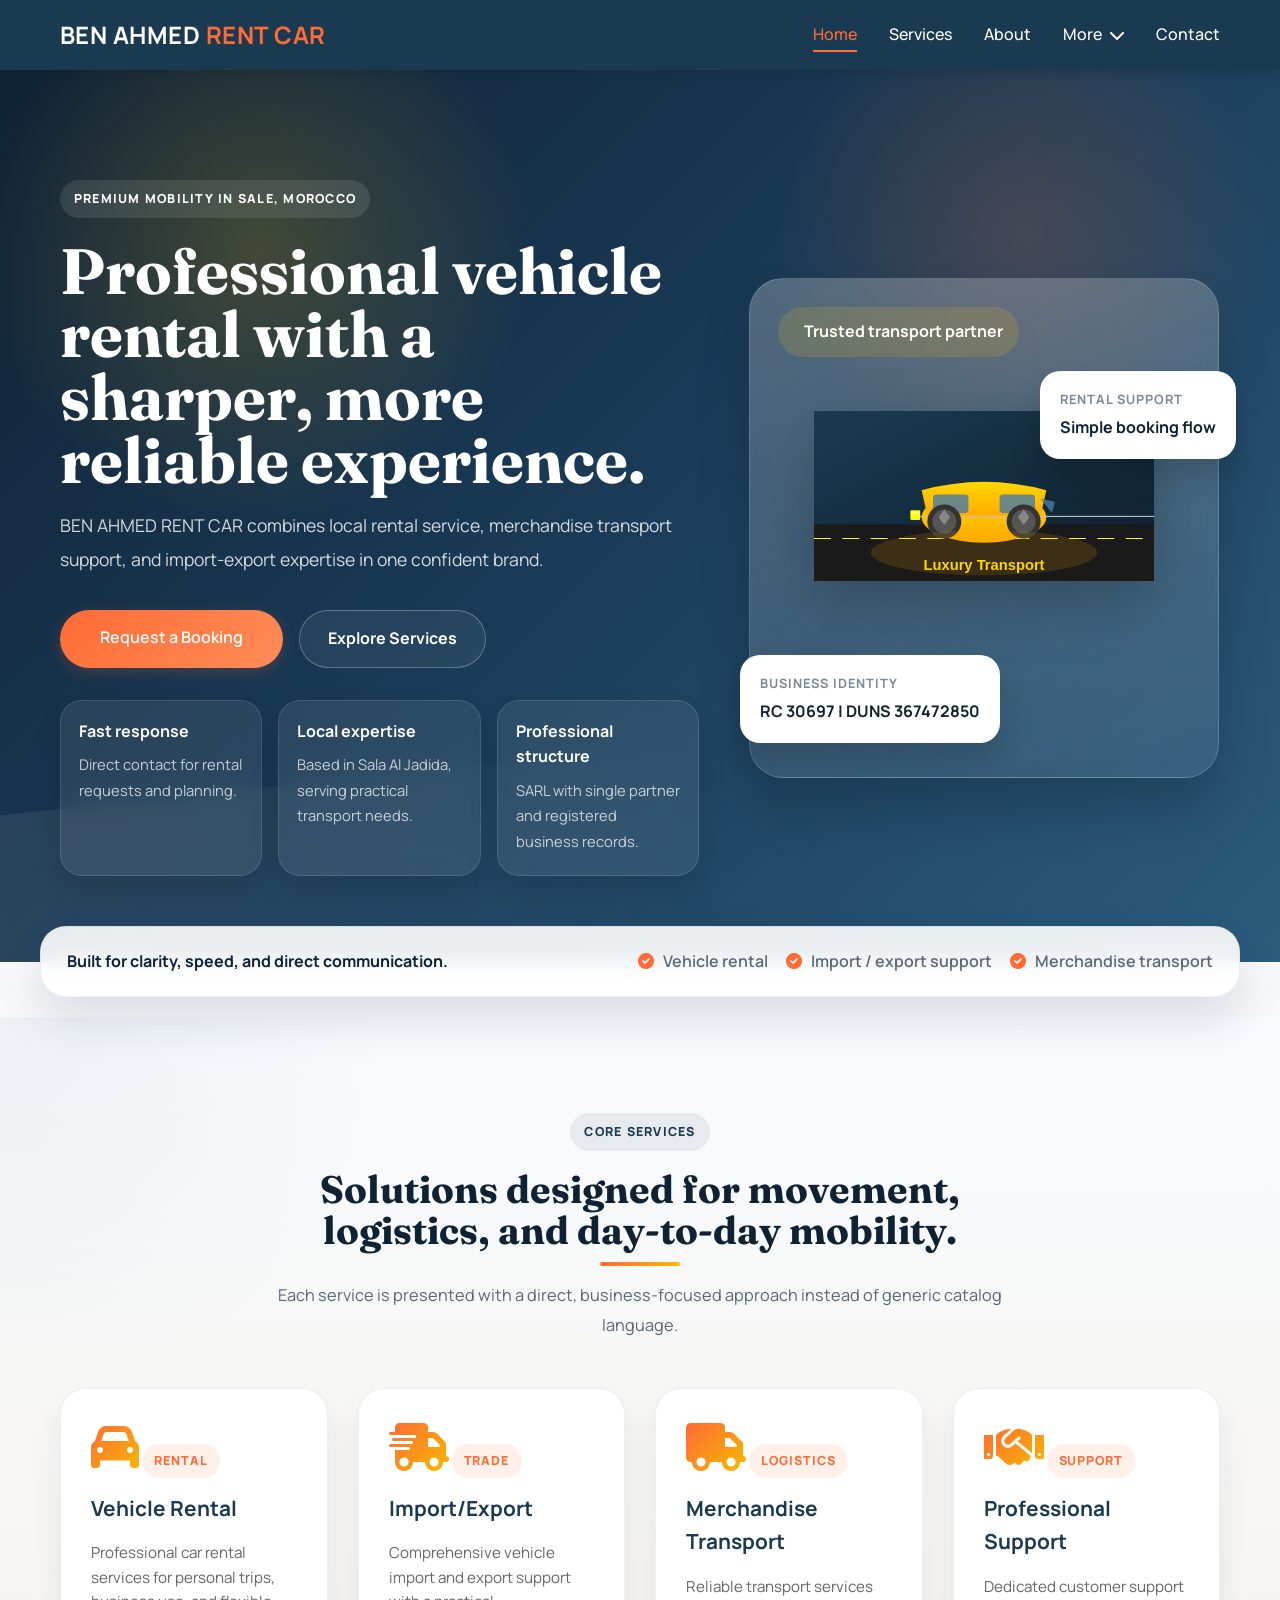
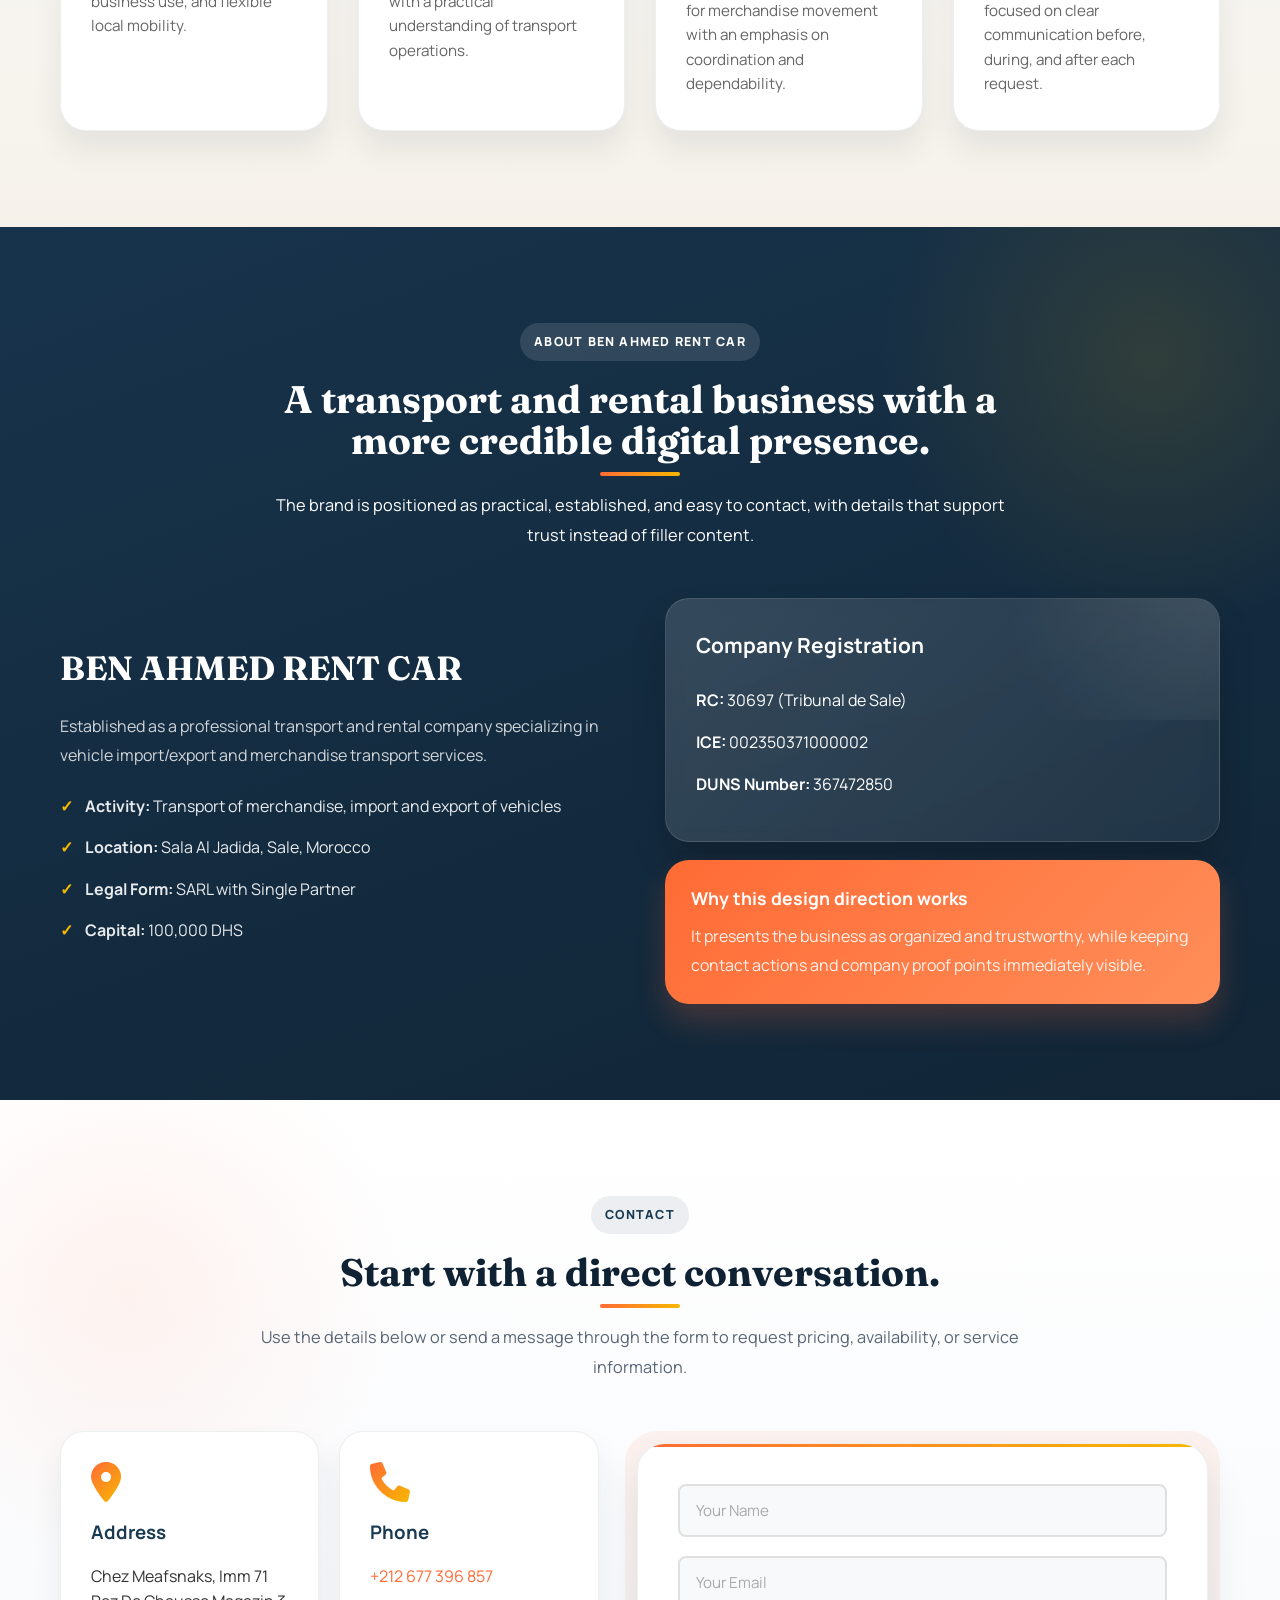
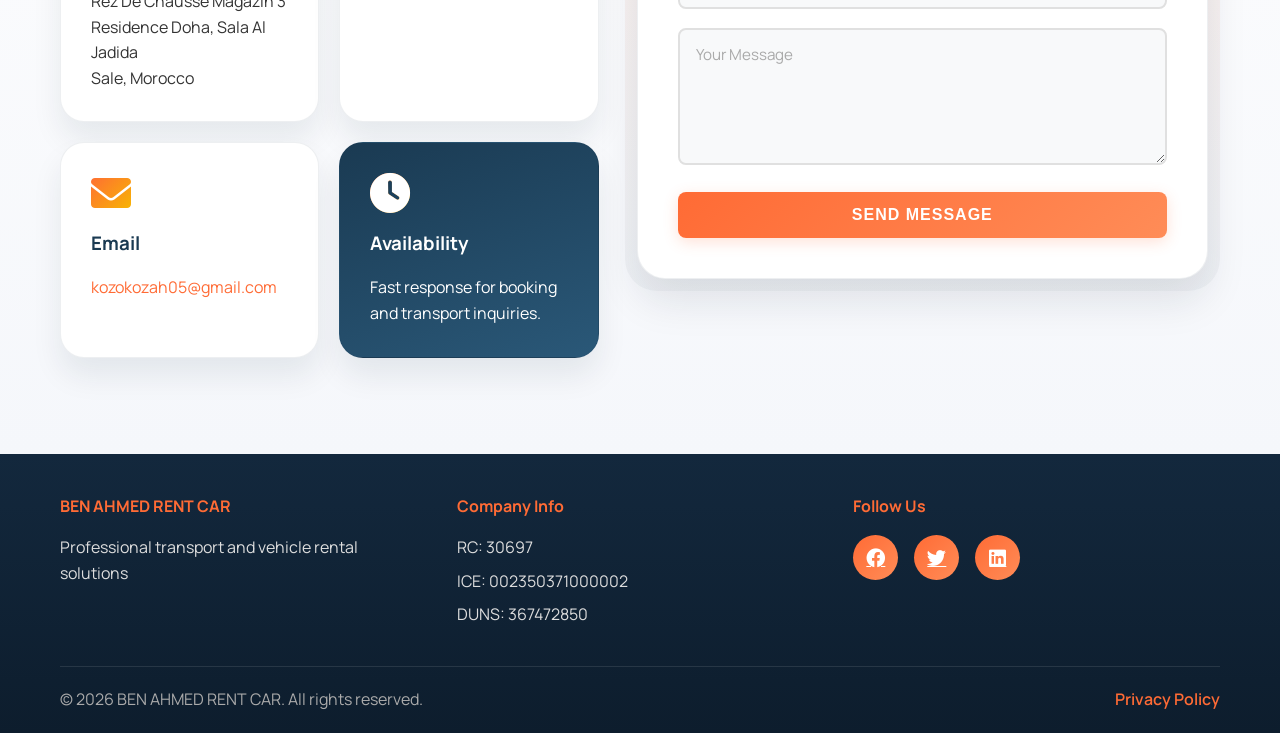
<file: index.html>
<!DOCTYPE html>
<html lang="en">
<head>
    <meta charset="UTF-8">
    <meta name="viewport" content="width=device-width, initial-scale=1.0">
    <meta name="description" content="BEN AHMED RENT CAR - Professional vehicle rental and import/export services">
    <title>BEN AHMED RENT CAR - Professional Transport Solutions</title>
    <link rel="preconnect" href="https://fonts.googleapis.com">
    <link rel="preconnect" href="https://fonts.gstatic.com" crossorigin>
    <link href="https://fonts.googleapis.com/css2?family=Fraunces:wght@600;700&family=Manrope:wght@400;500;700;800&display=swap" rel="stylesheet">
    <link rel="stylesheet" href="assets/css/style.css">
    <link rel="stylesheet" href="https://cdnjs.cloudflare.com/ajax/libs/font-awesome/6.0.0/css/all.min.css">
</head>
<body>
    <!-- Navigation Bar -->
    <nav class="navbar">
        <div class="container">
            <div class="logo">
                <h1>BEN AHMED<span> RENT CAR</span></h1>
            </div>
            <ul class="nav-links">
                <li><a href="#home">Home</a></li>
                <li><a href="#services">Services</a></li>
                <li><a href="#about">About</a></li>
                <li class="dropdown">
                    <a href="#">More <i class="fas fa-chevron-down"></i></a>
                    <ul class="dropdown-menu">
                        <li><a href="#">Blog</a></li>
                        <li><a href="#">Resources</a></li>
                        <li><a href="#">FAQ</a></li>
                        <li><a href="privacy-policy.html">Privacy Policy</a></li>
                    </ul>
                </li>
                <li><a href="#contact">Contact</a></li>
            </ul>
            <div class="hamburger">
                <span></span>
                <span></span>
                <span></span>
            </div>
        </div>
    </nav>

    <!-- Hero Section -->
    <section id="home" class="hero">
        <div class="container hero-grid">
            <div class="hero-copy">
                <span class="section-tag">Premium mobility in Sale, Morocco</span>
                <h2>Professional vehicle rental with a sharper, more reliable experience.</h2>
                <p>BEN AHMED RENT CAR combines local rental service, merchandise transport support, and import-export expertise in one confident brand.</p>
                <div class="hero-actions">
                    <a href="#contact" class="cta-button">Request a Booking</a>
                    <a href="#services" class="secondary-button">Explore Services</a>
                </div>
                <div class="hero-metrics">
                    <div class="metric-card">
                        <strong>Fast response</strong>
                        <span>Direct contact for rental requests and planning.</span>
                    </div>
                    <div class="metric-card">
                        <strong>Local expertise</strong>
                        <span>Based in Sala Al Jadida, serving practical transport needs.</span>
                    </div>
                    <div class="metric-card">
                        <strong>Professional structure</strong>
                        <span>SARL with single partner and registered business records.</span>
                    </div>
                </div>
            </div>
            <div class="hero-visual">
                <div class="showcase-panel">
                    <div class="showcase-badge">
                        <i class="fas fa-shield-heart"></i>
                        <span>Trusted transport partner</span>
                    </div>
                    <img src="assets/images/car3.svg" alt="BEN AHMED RENT CAR vehicle illustration" class="hero-car">
                    <div class="showcase-card showcase-card-top">
                        <span>Rental support</span>
                        <strong>Simple booking flow</strong>
                    </div>
                    <div class="showcase-card showcase-card-bottom">
                        <span>Business identity</span>
                        <strong>RC 30697 | DUNS 367472850</strong>
                    </div>
                </div>
            </div>
        </div>
    </section>

    <section class="trust-strip">
        <div class="container trust-strip-inner">
            <p>Built for clarity, speed, and direct communication.</p>
            <div class="trust-points">
                <span><i class="fas fa-circle-check"></i> Vehicle rental</span>
                <span><i class="fas fa-circle-check"></i> Import / export support</span>
                <span><i class="fas fa-circle-check"></i> Merchandise transport</span>
            </div>
        </div>
    </section>

    <!-- Services Section -->
    <section id="services" class="services">
        <div class="container">
            <div class="section-intro">
                <span class="section-tag">Core Services</span>
                <h2>Solutions designed for movement, logistics, and day-to-day mobility.</h2>
                <p>Each service is presented with a direct, business-focused approach instead of generic catalog language.</p>
            </div>
            <div class="services-grid">
                <div class="service-card">
                    <i class="fas fa-car"></i>
                    <span class="card-kicker">Rental</span>
                    <h3>Vehicle Rental</h3>
                    <p>Professional car rental services for personal trips, business use, and flexible local mobility.</p>
                </div>
                <div class="service-card">
                    <i class="fas fa-shipping-fast"></i>
                    <span class="card-kicker">Trade</span>
                    <h3>Import/Export</h3>
                    <p>Comprehensive vehicle import and export support with a practical understanding of transport operations.</p>
                </div>
                <div class="service-card">
                    <i class="fas fa-truck"></i>
                    <span class="card-kicker">Logistics</span>
                    <h3>Merchandise Transport</h3>
                    <p>Reliable transport services for merchandise movement with an emphasis on coordination and dependability.</p>
                </div>
                <div class="service-card">
                    <i class="fas fa-handshake"></i>
                    <span class="card-kicker">Support</span>
                    <h3>Professional Support</h3>
                    <p>Dedicated customer support focused on clear communication before, during, and after each request.</p>
                </div>
            </div>
        </div>
    </section>

    <!-- About Section -->
    <section id="about" class="about">
        <div class="container">
            <div class="section-intro section-intro-light">
                <span class="section-tag">About BEN AHMED RENT CAR</span>
                <h2>A transport and rental business with a more credible digital presence.</h2>
                <p>The brand is positioned as practical, established, and easy to contact, with details that support trust instead of filler content.</p>
            </div>
            <div class="about-content">
                <div class="about-text">
                    <h3>BEN AHMED RENT CAR</h3>
                    <p>Established as a professional transport and rental company specializing in vehicle import/export and merchandise transport services.</p>
                    <div class="about-details">
                        <ul>
                            <li><strong>Activity:</strong> Transport of merchandise, import and export of vehicles</li>
                            <li><strong>Location:</strong> Sala Al Jadida, Sale, Morocco</li>
                            <li><strong>Legal Form:</strong> SARL with Single Partner</li>
                            <li><strong>Capital:</strong> 100,000 DHS</li>
                        </ul>
                    </div>
                </div>
                <div class="company-info">
                    <div class="info-box">
                        <h4>Company Registration</h4>
                        <p><strong>RC:</strong> 30697 (Tribunal de Sale)</p>
                        <p><strong>ICE:</strong> 002350371000002</p>
                        <p><strong>DUNS Number:</strong> 367472850</p>
                    </div>
                    <div class="commitment-card">
                        <h4>Why this design direction works</h4>
                        <p>It presents the business as organized and trustworthy, while keeping contact actions and company proof points immediately visible.</p>
                    </div>
                </div>
            </div>
        </div>
    </section>

    <!-- Contact Section -->
    <section id="contact" class="contact">
        <div class="container">
            <div class="section-intro">
                <span class="section-tag">Contact</span>
                <h2>Start with a direct conversation.</h2>
                <p>Use the details below or send a message through the form to request pricing, availability, or service information.</p>
            </div>
            <div class="contact-shell">
                <div class="contact-grid">
                    <div class="contact-info">
                        <i class="fas fa-map-marker-alt"></i>
                        <h3>Address</h3>
                        <p>Chez Meafsnaks, Imm 71 Rez De Chausse Magazin 3<br>
                        Residence Doha, Sala Al Jadida<br>
                        Sale, Morocco</p>
                    </div>
                    <div class="contact-info">
                        <i class="fas fa-phone"></i>
                        <h3>Phone</h3>
                        <p><a href="tel:+212677396857">+212 677 396 857</a></p>
                    </div>
                    <div class="contact-info">
                        <i class="fas fa-envelope"></i>
                        <h3>Email</h3>
                        <p><a href="mailto:kozokozah05@gmail.com">kozokozah05@gmail.com</a></p>
                    </div>
                    <div class="contact-info contact-info-accent">
                        <i class="fas fa-clock"></i>
                        <h3>Availability</h3>
                        <p>Fast response for booking and transport inquiries.</p>
                    </div>
                </div>
                <div class="contact-panel-wide">
                    <form class="contact-form" id="contactForm">
                        <input type="text" placeholder="Your Name" required>
                        <input type="email" placeholder="Your Email" required>
                        <textarea placeholder="Your Message" rows="5" required></textarea>
                        <button type="submit" class="submit-btn">Send Message</button>
                    </form>
                </div>
            </div>
        </div>
    </section>

    <!-- Footer -->
    <footer class="footer">
        <div class="container">
            <div class="footer-content">
                <div class="footer-section">
                    <h4>BEN AHMED RENT CAR</h4>
                    <p>Professional transport and vehicle rental solutions</p>
                </div>
                <div class="footer-section">
                    <h4>Company Info</h4>
                    <ul>
                        <li>RC: 30697</li>
                        <li>ICE: 002350371000002</li>
                        <li>DUNS: 367472850</li>
                    </ul>
                </div>
                <div class="footer-section">
                    <h4>Follow Us</h4>
                    <div class="social-links">
                        <a href="#"><i class="fab fa-facebook"></i></a>
                        <a href="#"><i class="fab fa-twitter"></i></a>
                        <a href="#"><i class="fab fa-linkedin"></i></a>
                    </div>
                </div>
            </div>
            <div class="footer-bottom">
                <p>&copy; 2026 BEN AHMED RENT CAR. All rights reserved.</p>
                <a href="privacy-policy.html" class="privacy-link">Privacy Policy</a>
            </div>
        </div>
    </footer>

    <script src="assets/js/script.js"></script>
</body>
</html>
</file>
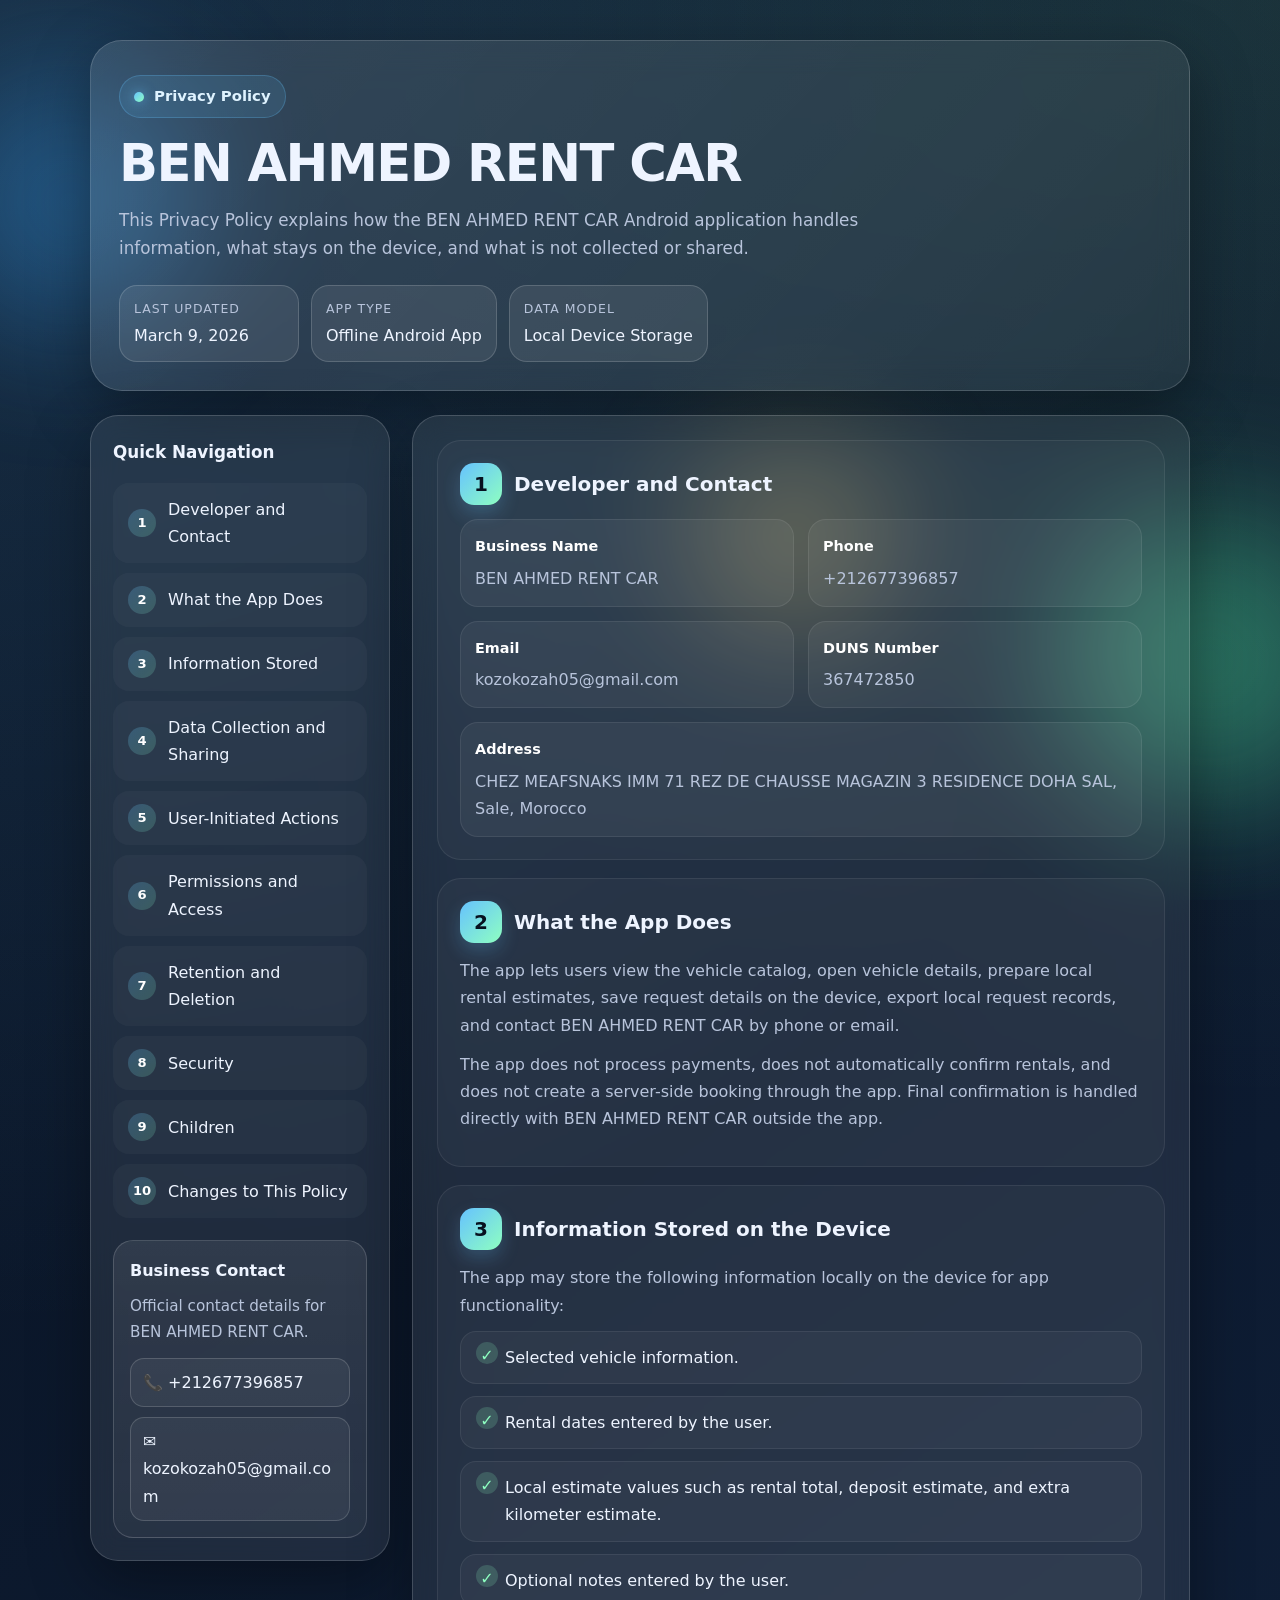
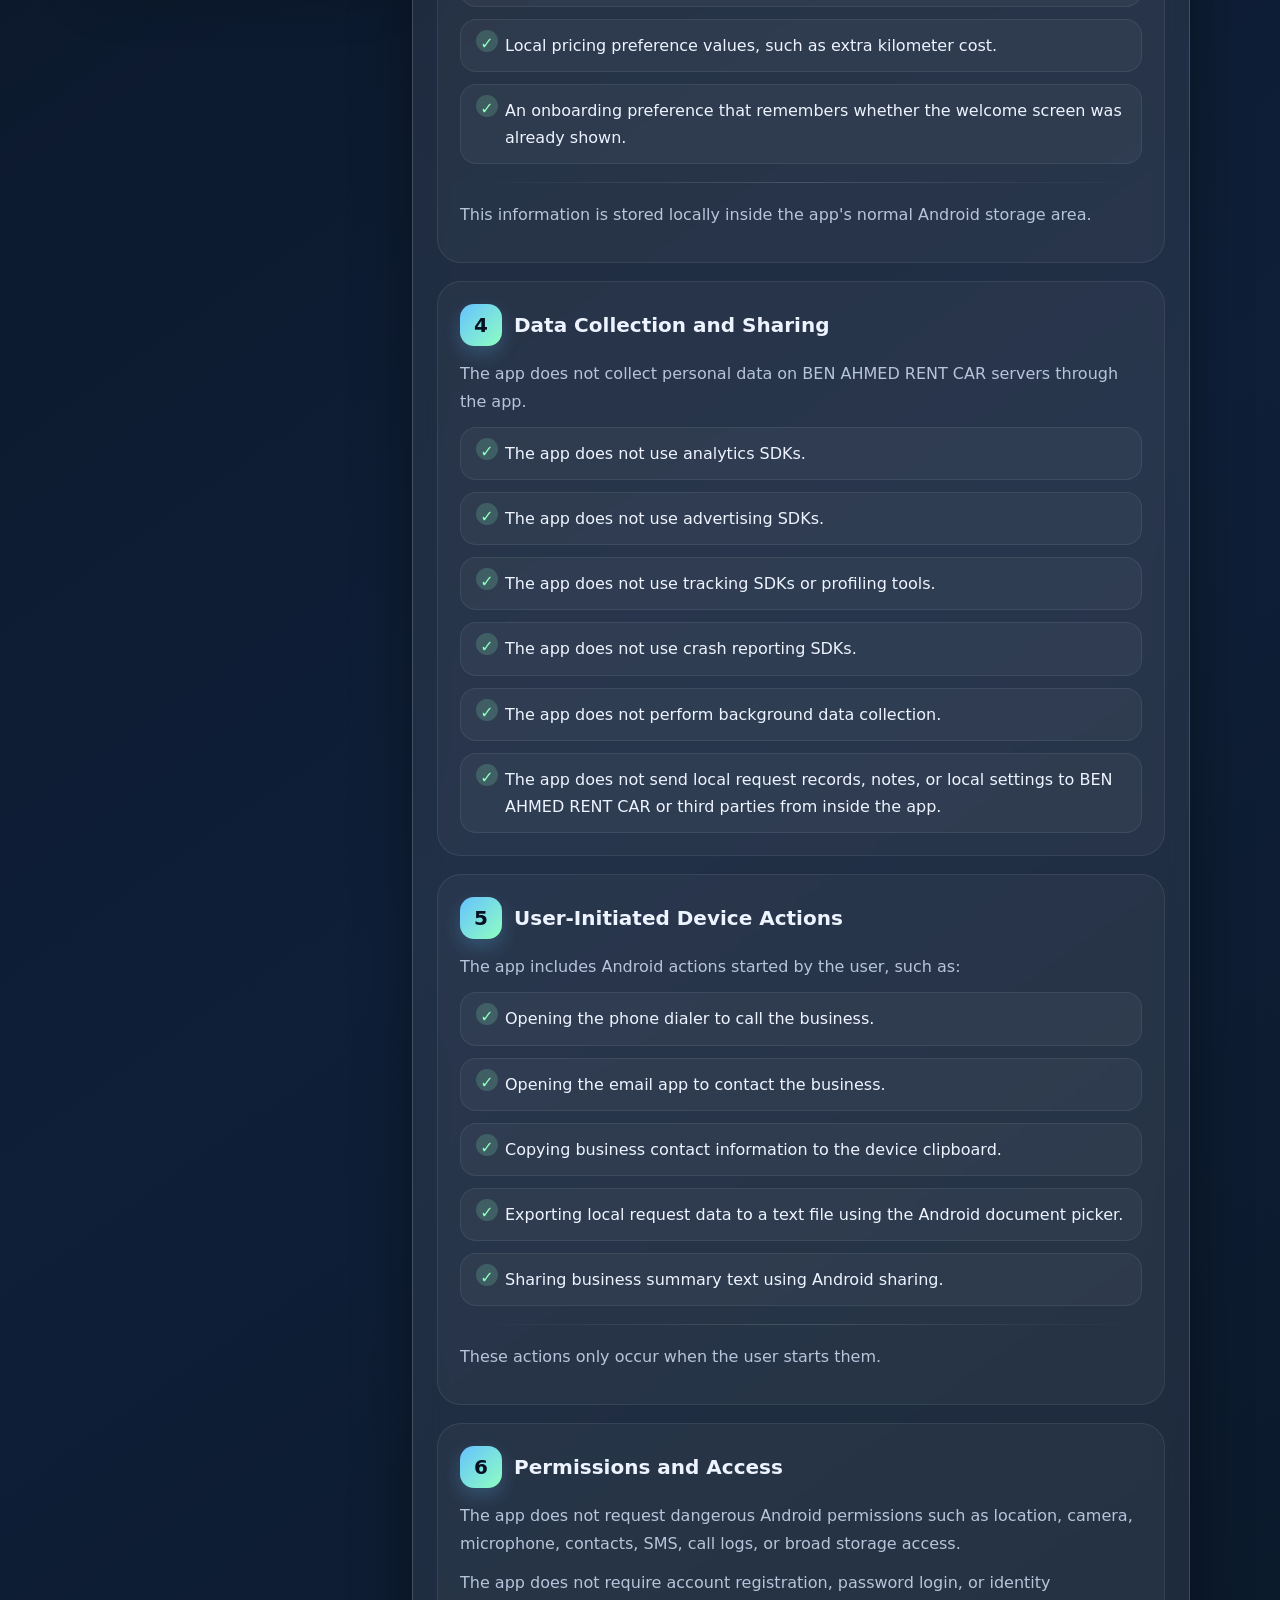
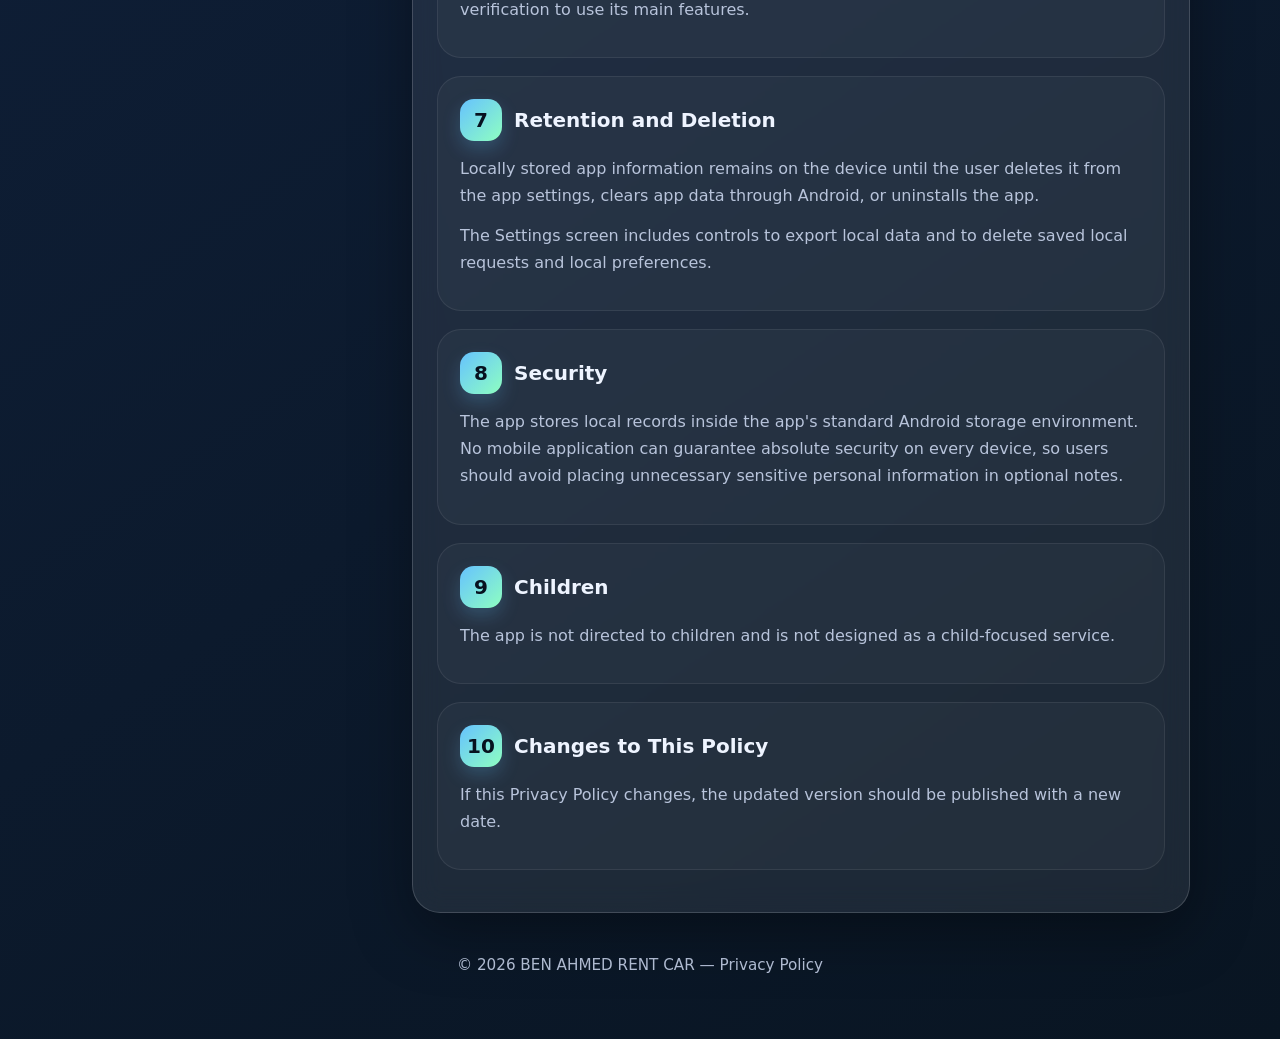
<file: privacy-policy.html>
<!DOCTYPE html>
<html lang="en">
<head>
  <meta charset="utf-8" />
  <meta name="viewport" content="width=device-width, initial-scale=1" />
  <title>Privacy Policy - BEN AHMED RENT CAR</title>
  <meta name="description" content="Privacy Policy for BEN AHMED RENT CAR Android application." />
  <style>
    :root{
      --bg-1:#08111f;
      --bg-2:#0f1f38;
      --card:rgba(255,255,255,0.08);
      --card-strong:rgba(255,255,255,0.12);
      --border:rgba(255,255,255,0.16);
      --text:#eef4ff;
      --muted:#b8c4db;
      --accent:#66c2ff;
      --accent-2:#8effc1;
      --gold:#ffd46b;
      --shadow:0 20px 60px rgba(0,0,0,0.35);
      --radius:24px;
    }

    *{
      box-sizing:border-box;
      margin:0;
      padding:0;
    }

    html{
      scroll-behavior:smooth;
    }

    body{
      font-family: Inter, ui-sans-serif, system-ui, -apple-system, Segoe UI, Roboto, Arial, sans-serif;
      color:var(--text);
      background:
        radial-gradient(circle at top left, rgba(102,194,255,0.18), transparent 30%),
        radial-gradient(circle at top right, rgba(142,255,193,0.12), transparent 25%),
        linear-gradient(145deg, var(--bg-1), var(--bg-2) 55%, #091522);
      min-height:100vh;
      overflow-x:hidden;
      line-height:1.7;
    }

    .bg-glow{
      position:fixed;
      inset:0;
      pointer-events:none;
      z-index:0;
      overflow:hidden;
    }

    .orb{
      position:absolute;
      border-radius:50%;
      filter:blur(70px);
      opacity:.35;
      animation:float 10s ease-in-out infinite;
    }

    .orb.one{
      width:260px;
      height:260px;
      background:#3ba8ff;
      top:8%;
      left:-60px;
    }

    .orb.two{
      width:300px;
      height:300px;
      background:#55ffb0;
      bottom:10%;
      right:-80px;
      animation-delay:2s;
    }

    .orb.three{
      width:180px;
      height:180px;
      background:#ffd46b;
      top:50%;
      left:55%;
      animation-delay:4s;
    }

    @keyframes float{
      0%,100%{ transform:translateY(0) translateX(0); }
      50%{ transform:translateY(-22px) translateX(16px); }
    }

    .container{
      width:min(1100px, calc(100% - 32px));
      margin:40px auto 60px;
      position:relative;
      z-index:1;
    }

    .hero{
      position:relative;
      overflow:hidden;
      background:linear-gradient(135deg, rgba(255,255,255,0.12), rgba(255,255,255,0.06));
      border:1px solid var(--border);
      border-radius:32px;
      box-shadow:var(--shadow);
      padding:34px 28px 28px;
      backdrop-filter:blur(16px);
      -webkit-backdrop-filter:blur(16px);
    }

    .hero::before{
      content:"";
      position:absolute;
      inset:0;
      background:linear-gradient(110deg, transparent, rgba(255,255,255,0.08), transparent);
      transform:translateX(-100%);
      animation:shine 5.5s linear infinite;
    }

    @keyframes shine{
      to{ transform:translateX(100%); }
    }

    .badge{
      display:inline-flex;
      align-items:center;
      gap:10px;
      padding:8px 14px;
      border-radius:999px;
      background:rgba(102,194,255,0.12);
      border:1px solid rgba(102,194,255,0.25);
      color:#dff3ff;
      font-size:.93rem;
      margin-bottom:18px;
      font-weight:600;
    }

    .badge-dot{
      width:10px;
      height:10px;
      border-radius:50%;
      background:linear-gradient(135deg,var(--accent),var(--accent-2));
      box-shadow:0 0 12px rgba(102,194,255,0.6);
    }

    h1{
      font-size:clamp(2rem, 4vw, 3.4rem);
      line-height:1.08;
      letter-spacing:-0.03em;
      margin-bottom:14px;
    }

    .hero p.lead{
      color:var(--muted);
      font-size:1.05rem;
      max-width:780px;
    }

    .hero-meta{
      margin-top:22px;
      display:flex;
      flex-wrap:wrap;
      gap:12px;
    }

    .meta-card{
      background:rgba(255,255,255,0.08);
      border:1px solid var(--border);
      padding:12px 14px;
      border-radius:18px;
      min-width:180px;
    }

    .meta-card small{
      display:block;
      color:var(--muted);
      margin-bottom:3px;
      font-size:.78rem;
      text-transform:uppercase;
      letter-spacing:.08em;
    }

    .layout{
      display:grid;
      grid-template-columns:300px 1fr;
      gap:22px;
      margin-top:24px;
    }

    .sidebar,
    .content-card{
      background:var(--card);
      border:1px solid var(--border);
      border-radius:28px;
      backdrop-filter:blur(14px);
      -webkit-backdrop-filter:blur(14px);
      box-shadow:var(--shadow);
    }

    .sidebar{
      position:sticky;
      top:20px;
      align-self:start;
      padding:22px;
    }

    .sidebar h2{
      font-size:1.05rem;
      margin-bottom:16px;
    }

    .toc{
      list-style:none;
      display:grid;
      gap:10px;
      margin-bottom:22px;
    }

    .toc a{
      display:flex;
      align-items:center;
      gap:12px;
      text-decoration:none;
      color:var(--text);
      padding:12px 14px;
      border-radius:16px;
      border:1px solid transparent;
      transition:.25s ease;
      background:rgba(255,255,255,0.03);
    }

    .toc a:hover,
    .toc a.active{
      background:rgba(102,194,255,0.12);
      border-color:rgba(102,194,255,0.25);
      transform:translateX(4px);
    }

    .toc-num{
      width:28px;
      height:28px;
      border-radius:50%;
      display:grid;
      place-items:center;
      font-size:.82rem;
      font-weight:700;
      background:linear-gradient(135deg, rgba(102,194,255,0.24), rgba(142,255,193,0.18));
      color:#fff;
      flex-shrink:0;
    }

    .contact-box{
      padding:16px;
      border-radius:20px;
      background:linear-gradient(180deg, rgba(255,255,255,0.08), rgba(255,255,255,0.04));
      border:1px solid var(--border);
    }

    .contact-box h3{
      font-size:1rem;
      margin-bottom:10px;
    }

    .contact-box p{
      color:var(--muted);
      font-size:.95rem;
    }

    .contact-links{
      margin-top:12px;
      display:flex;
      flex-direction:column;
      gap:10px;
    }

    .contact-links a{
      text-decoration:none;
      color:var(--text);
      background:rgba(255,255,255,0.05);
      border:1px solid var(--border);
      border-radius:14px;
      padding:10px 12px;
      transition:.25s ease;
      word-break:break-word;
    }

    .contact-links a:hover{
      background:rgba(255,255,255,0.1);
    }

    .content-card{
      padding:24px;
    }

    .section{
      padding:22px;
      border-radius:24px;
      background:rgba(255,255,255,0.03);
      border:1px solid rgba(255,255,255,0.08);
      margin-bottom:18px;
      transition:.3s ease;
    }

    .section:hover{
      background:rgba(255,255,255,0.045);
      transform:translateY(-2px);
    }

    .section h3{
      display:flex;
      align-items:center;
      gap:12px;
      font-size:1.25rem;
      margin-bottom:14px;
    }

    .section-icon{
      width:42px;
      height:42px;
      border-radius:14px;
      display:grid;
      place-items:center;
      font-weight:800;
      color:#07111f;
      background:linear-gradient(135deg, var(--accent), var(--accent-2));
      box-shadow:0 8px 18px rgba(102,194,255,0.22);
      flex-shrink:0;
    }

    .section p{
      color:var(--muted);
      margin-bottom:12px;
    }

    .policy-list{
      list-style:none;
      display:grid;
      gap:12px;
      margin-top:10px;
    }

    .policy-list li{
      position:relative;
      padding:12px 14px 12px 44px;
      border-radius:16px;
      background:rgba(255,255,255,0.04);
      border:1px solid rgba(255,255,255,0.07);
      color:var(--text);
    }

    .policy-list li::before{
      content:"✓";
      position:absolute;
      left:15px;
      top:10px;
      width:22px;
      height:22px;
      border-radius:50%;
      display:grid;
      place-items:center;
      background:rgba(142,255,193,0.18);
      color:var(--accent-2);
      font-weight:800;
    }

    .info-grid{
      display:grid;
      grid-template-columns:repeat(2, minmax(0,1fr));
      gap:14px;
      margin-top:10px;
    }

    .info-item{
      padding:14px;
      border-radius:18px;
      background:rgba(255,255,255,0.05);
      border:1px solid rgba(255,255,255,0.08);
    }

    .info-item strong{
      display:block;
      margin-bottom:6px;
      font-size:.9rem;
      color:#ffffff;
    }

    .info-item span, .info-item a{
      color:var(--muted);
      text-decoration:none;
      word-break:break-word;
    }

    .footer{
      margin-top:20px;
      padding:20px 16px 0;
      text-align:center;
      color:var(--muted);
      font-size:.95rem;
    }

    .top-btn{
      position:fixed;
      right:18px;
      bottom:18px;
      width:52px;
      height:52px;
      border:none;
      border-radius:18px;
      background:linear-gradient(135deg, var(--accent), var(--accent-2));
      color:#06111d;
      font-size:1.2rem;
      font-weight:900;
      cursor:pointer;
      box-shadow:0 16px 30px rgba(0,0,0,0.28);
      opacity:0;
      visibility:hidden;
      transform:translateY(12px);
      transition:.3s ease;
      z-index:5;
    }

    .top-btn.show{
      opacity:1;
      visibility:visible;
      transform:translateY(0);
    }

    .divider{
      height:1px;
      background:linear-gradient(90deg, transparent, rgba(255,255,255,0.15), transparent);
      margin:18px 0;
    }

    @media (max-width: 920px){
      .layout{
        grid-template-columns:1fr;
      }

      .sidebar{
        position:relative;
        top:0;
      }
    }

    @media (max-width: 640px){
      .container{
        width:min(100% - 18px, 1100px);
        margin:14px auto 28px;
      }

      .hero,
      .sidebar,
      .content-card{
        border-radius:22px;
      }

      .hero{
        padding:24px 18px;
      }

      .sidebar,
      .content-card{
        padding:16px;
      }

      .section{
        padding:16px;
      }

      .info-grid{
        grid-template-columns:1fr;
      }

      .meta-card{
        width:100%;
      }
    }
  </style>
</head>
<body>
  <div class="bg-glow">
    <div class="orb one"></div>
    <div class="orb two"></div>
    <div class="orb three"></div>
  </div>

  <main class="container">
    <section class="hero">
      <div class="badge">
        <span class="badge-dot"></span>
        Privacy Policy
      </div>

      <h1>BEN AHMED RENT CAR</h1>
      <p class="lead">
        This Privacy Policy explains how the BEN AHMED RENT CAR Android application handles information,
        what stays on the device, and what is not collected or shared.
      </p>

      <div class="hero-meta">
        <div class="meta-card">
          <small>Last Updated</small>
          <span>March 9, 2026</span>
        </div>
        <div class="meta-card">
          <small>App Type</small>
          <span>Offline Android App</span>
        </div>
        <div class="meta-card">
          <small>Data Model</small>
          <span>Local Device Storage</span>
        </div>
      </div>
    </section>

    <div class="layout">
      <aside class="sidebar">
        <h2>Quick Navigation</h2>
        <ul class="toc" id="toc">
          <li><a href="#section1"><span class="toc-num">1</span><span>Developer and Contact</span></a></li>
          <li><a href="#section2"><span class="toc-num">2</span><span>What the App Does</span></a></li>
          <li><a href="#section3"><span class="toc-num">3</span><span>Information Stored</span></a></li>
          <li><a href="#section4"><span class="toc-num">4</span><span>Data Collection and Sharing</span></a></li>
          <li><a href="#section5"><span class="toc-num">5</span><span>User-Initiated Actions</span></a></li>
          <li><a href="#section6"><span class="toc-num">6</span><span>Permissions and Access</span></a></li>
          <li><a href="#section7"><span class="toc-num">7</span><span>Retention and Deletion</span></a></li>
          <li><a href="#section8"><span class="toc-num">8</span><span>Security</span></a></li>
          <li><a href="#section9"><span class="toc-num">9</span><span>Children</span></a></li>
          <li><a href="#section10"><span class="toc-num">10</span><span>Changes to This Policy</span></a></li>
        </ul>

        <div class="contact-box">
          <h3>Business Contact</h3>
          <p>Official contact details for BEN AHMED RENT CAR.</p>

          <div class="contact-links">
            <a href="tel:+212677396857">📞 +212677396857</a>
            <a href="mailto:kozokozah05@gmail.com">✉️ kozokozah05@gmail.com</a>
          </div>
        </div>
      </aside>

      <section class="content-card">
        <article class="section" id="section1">
          <h3><span class="section-icon">1</span>Developer and Contact</h3>
          <div class="info-grid">
            <div class="info-item">
              <strong>Business Name</strong>
              <span>BEN AHMED RENT CAR</span>
            </div>
            <div class="info-item">
              <strong>Phone</strong>
              <a href="tel:+212677396857">+212677396857</a>
            </div>
            <div class="info-item">
              <strong>Email</strong>
              <a href="mailto:kozokozah05@gmail.com">kozokozah05@gmail.com</a>
            </div>
            <div class="info-item">
              <strong>DUNS Number</strong>
              <span>367472850</span>
            </div>
            <div class="info-item" style="grid-column:1 / -1;">
              <strong>Address</strong>
              <span>CHEZ MEAFSNAKS IMM 71 REZ DE CHAUSSE MAGAZIN 3 RESIDENCE DOHA SAL, Sale, Morocco</span>
            </div>
          </div>
        </article>

        <article class="section" id="section2">
          <h3><span class="section-icon">2</span>What the App Does</h3>
          <p>
            The app lets users view the vehicle catalog, open vehicle details, prepare local rental estimates,
            save request details on the device, export local request records, and contact BEN AHMED RENT CAR
            by phone or email.
          </p>
          <p>
            The app does not process payments, does not automatically confirm rentals, and does not create a
            server-side booking through the app. Final confirmation is handled directly with BEN AHMED RENT CAR
            outside the app.
          </p>
        </article>

        <article class="section" id="section3">
          <h3><span class="section-icon">3</span>Information Stored on the Device</h3>
          <p>
            The app may store the following information locally on the device for app functionality:
          </p>
          <ul class="policy-list">
            <li>Selected vehicle information.</li>
            <li>Rental dates entered by the user.</li>
            <li>Local estimate values such as rental total, deposit estimate, and extra kilometer estimate.</li>
            <li>Optional notes entered by the user.</li>
            <li>Local pricing preference values, such as extra kilometer cost.</li>
            <li>An onboarding preference that remembers whether the welcome screen was already shown.</li>
          </ul>
          <div class="divider"></div>
          <p>
            This information is stored locally inside the app's normal Android storage area.
          </p>
        </article>

        <article class="section" id="section4">
          <h3><span class="section-icon">4</span>Data Collection and Sharing</h3>
          <p>
            The app does not collect personal data on BEN AHMED RENT CAR servers through the app.
          </p>
          <ul class="policy-list">
            <li>The app does not use analytics SDKs.</li>
            <li>The app does not use advertising SDKs.</li>
            <li>The app does not use tracking SDKs or profiling tools.</li>
            <li>The app does not use crash reporting SDKs.</li>
            <li>The app does not perform background data collection.</li>
            <li>The app does not send local request records, notes, or local settings to BEN AHMED RENT CAR or third parties from inside the app.</li>
          </ul>
        </article>

        <article class="section" id="section5">
          <h3><span class="section-icon">5</span>User-Initiated Device Actions</h3>
          <p>
            The app includes Android actions started by the user, such as:
          </p>
          <ul class="policy-list">
            <li>Opening the phone dialer to call the business.</li>
            <li>Opening the email app to contact the business.</li>
            <li>Copying business contact information to the device clipboard.</li>
            <li>Exporting local request data to a text file using the Android document picker.</li>
            <li>Sharing business summary text using Android sharing.</li>
          </ul>
          <div class="divider"></div>
          <p>
            These actions only occur when the user starts them.
          </p>
        </article>

        <article class="section" id="section6">
          <h3><span class="section-icon">6</span>Permissions and Access</h3>
          <p>
            The app does not request dangerous Android permissions such as location, camera, microphone,
            contacts, SMS, call logs, or broad storage access.
          </p>
          <p>
            The app does not require account registration, password login, or identity verification to use its
            main features.
          </p>
        </article>

        <article class="section" id="section7">
          <h3><span class="section-icon">7</span>Retention and Deletion</h3>
          <p>
            Locally stored app information remains on the device until the user deletes it from the app settings,
            clears app data through Android, or uninstalls the app.
          </p>
          <p>
            The Settings screen includes controls to export local data and to delete saved local requests and
            local preferences.
          </p>
        </article>

        <article class="section" id="section8">
          <h3><span class="section-icon">8</span>Security</h3>
          <p>
            The app stores local records inside the app's standard Android storage environment. No mobile
            application can guarantee absolute security on every device, so users should avoid placing
            unnecessary sensitive personal information in optional notes.
          </p>
        </article>

        <article class="section" id="section9">
          <h3><span class="section-icon">9</span>Children</h3>
          <p>
            The app is not directed to children and is not designed as a child-focused service.
          </p>
        </article>

        <article class="section" id="section10">
          <h3><span class="section-icon">10</span>Changes to This Policy</h3>
          <p>
            If this Privacy Policy changes, the updated version should be published with a new date.
          </p>
        </article>
      </section>
    </div>

    <footer class="footer">
      © 2026 BEN AHMED RENT CAR — Privacy Policy
    </footer>
  </main>

  <button class="top-btn" id="topBtn" aria-label="Back to top">↑</button>

  <script>
    const sections = document.querySelectorAll(".section");
    const navLinks = document.querySelectorAll(".toc a");
    const topBtn = document.getElementById("topBtn");

    function setActiveLink() {
      let currentId = "";
      sections.forEach(section => {
        const rect = section.getBoundingClientRect();
        if (rect.top <= 160) currentId = section.id;
      });

      navLinks.forEach(link => {
        link.classList.toggle("active", link.getAttribute("href") === "#" + currentId);
      });
    }

    window.addEventListener("scroll", () => {
      setActiveLink();

      if (window.scrollY > 280) {
        topBtn.classList.add("show");
      } else {
        topBtn.classList.remove("show");
      }
    });

    topBtn.addEventListener("click", () => {
      window.scrollTo({ top: 0, behavior: "smooth" });
    });

    setActiveLink();
  </script>
</body>
</html>
</file>
<file: assets/css/style.css>
/* Global Styles */
* {
    margin: 0;
    padding: 0;
    box-sizing: border-box;
}

:root {
    --primary-color: #1a3a52;
    --secondary-color: #ff6b35;
    --accent-color: #f7b801;
    --deep-navy: #0f2234;
    --sand: #f8efe2;
    --text-color: #333;
    --light-bg: #f9f9f9;
    --white: #ffffff;
    --shadow-sm: 0 2px 8px rgba(0, 0, 0, 0.08);
    --shadow-md: 0 5px 15px rgba(0, 0, 0, 0.12);
    --shadow-lg: 0 15px 40px rgba(0, 0, 0, 0.15);
    --transition: all 0.3s cubic-bezier(0.4, 0, 0.2, 1);
}

body {
    font-family: 'Manrope', 'Segoe UI', Tahoma, Geneva, Verdana, sans-serif;
    color: var(--text-color);
    line-height: 1.6;
    overflow-x: hidden;
    background: #f7f8fb;
}

.container {
    max-width: 1200px;
    margin: 0 auto;
    padding: 0 20px;
}

/* Navigation */
.navbar {
    background: var(--primary-color);
    padding: 1rem 0;
    position: sticky;
    top: 0;
    z-index: 100;
    box-shadow: 0 2px 10px rgba(0, 0, 0, 0.1);
}

.navbar .container {
    display: flex;
    justify-content: space-between;
    align-items: center;
}

.logo h1 {
    color: var(--white);
    font-size: 1.5rem;
    font-weight: 700;
}

.logo h1 span {
    color: var(--secondary-color);
}

.nav-links {
    display: flex;
    list-style: none;
    gap: 2rem;
}

.nav-links a {
    color: var(--white);
    text-decoration: none;
    transition: color 0.3s ease;
    font-weight: 500;
}

.nav-links a:hover {
    color: var(--secondary-color);
}

.hamburger {
    display: none;
    flex-direction: column;
    cursor: pointer;
}

.hamburger span {
    width: 25px;
    height: 3px;
    background: var(--white);
    margin: 5px 0;
    transition: 0.3s;
}

/* Dropdown Menu */
.dropdown {
    position: relative;
}

.dropdown > a {
    display: flex;
    align-items: center;
    gap: 0.5rem;
}

.dropdown-menu {
    display: none;
    position: absolute;
    top: 100%;
    left: 0;
    background: var(--primary-color);
    list-style: none;
    border-radius: 5px;
    box-shadow: 0 5px 15px rgba(0, 0, 0, 0.2);
    min-width: 200px;
    margin-top: 0.5rem;
    z-index: 1000;
}

.dropdown-menu li {
    padding: 0;
}

.dropdown-menu a {
    display: block;
    padding: 12px 20px;
    color: var(--white);
    text-decoration: none;
    transition: all 0.3s ease;
    border-bottom: 1px solid rgba(255, 255, 255, 0.1);
}

.dropdown-menu li:last-child a {
    border-bottom: none;
}

.dropdown-menu a:hover {
    background: var(--secondary-color);
    padding-left: 25px;
}

.dropdown:hover .dropdown-menu {
    display: block;
}

/* Hero Section */
.hero {
    background: linear-gradient(135deg, var(--primary-color) 0%, #2c5aa0 100%);
    color: var(--white);
    padding: 120px 20px;
    text-align: center;
    min-height: 500px;
    display: flex;
    align-items: center;
    justify-content: center;
}

.hero-content h2 {
    font-size: 3rem;
    margin-bottom: 1rem;
    animation: fadeInDown 1s ease;
}

.hero-content p {
    font-size: 1.5rem;
    margin-bottom: 2rem;
    animation: fadeInUp 1s ease;
}

.cta-button {
    display: inline-block;
    background: linear-gradient(135deg, var(--secondary-color) 0%, #ff8c57 100%);
    color: var(--white);
    padding: 15px 40px;
    border-radius: 50px;
    text-decoration: none;
    font-weight: 600;
    transition: var(--transition);
    animation: fadeInUp 1.2s ease;
    position: relative;
    overflow: hidden;
    box-shadow: 0 4px 15px rgba(255, 107, 53, 0.2);
}

.cta-button::before {
    content: '';
    position: absolute;
    top: 50%;
    left: 50%;
    width: 0;
    height: 0;
    border-radius: 50%;
    background: rgba(255, 255, 255, 0.3);
    transform: translate(-50%, -50%);
    transition: width 0.6s, height 0.6s;
    z-index: 0;
}

.cta-button:hover::before {
    width: 300px;
    height: 300px;
}

.cta-button:hover {
    background: linear-gradient(135deg, var(--accent-color) 0%, #ffce3d 100%);
    color: var(--primary-color);
    transform: translateY(-5px);
    box-shadow: var(--shadow-lg);
    letter-spacing: 0.5px;
}

/* Services Section */
.services {
    padding: 80px 20px;
    background: var(--light-bg);
}

.services h2 {
    text-align: center;
    font-size: 2.5rem;
    margin-bottom: 3rem;
    color: var(--primary-color);
    position: relative;
    padding-bottom: 1rem;
}

.services h2::after {
    content: '';
    position: absolute;
    bottom: 0;
    left: 50%;
    transform: translateX(-50%);
    width: 80px;
    height: 4px;
    background: linear-gradient(90deg, var(--secondary-color), var(--accent-color));
    border-radius: 2px;
}

.services-grid {
    display: grid;
    grid-template-columns: repeat(auto-fit, minmax(250px, 1fr));
    gap: 30px;
}

.service-card {
    background: var(--white);
    padding: 30px;
    border-radius: 12px;
    text-align: center;
    box-shadow: var(--shadow-md);
    transition: var(--transition);
    position: relative;
    overflow: hidden;
    border-left: 4px solid transparent;
}

.service-card::before {
    content: '';
    position: absolute;
    top: 0;
    left: 0;
    width: 100%;
    height: 4px;
    background: linear-gradient(90deg, var(--secondary-color), var(--accent-color));
    transform: scaleX(0);
    transform-origin: left;
    transition: var(--transition);
    z-index: 1;
}

.service-card:hover {
    transform: translateY(-12px);
    box-shadow: var(--shadow-lg);
    border-left-color: var(--secondary-color);
}

.service-card:hover::before {
    transform: scaleX(1);
}

.service-card i {
    font-size: 3rem;
    background: linear-gradient(135deg, var(--secondary-color), var(--accent-color));
    -webkit-background-clip: text;
    -webkit-text-fill-color: transparent;
    background-clip: text;
    margin-bottom: 1rem;
    transition: var(--transition);
    display: inline-block;
}

.service-card:hover i {
    transform: scale(1.2) rotate(5deg);
    filter: drop-shadow(0 5px 15px rgba(255, 107, 53, 0.3));
    -webkit-text-fill-color: var(--secondary-color);
}

.service-card h3 {
    color: var(--primary-color);
    margin-bottom: 1rem;
    font-size: 1.3rem;
}

.service-card p {
    color: #666;
    font-size: 0.95rem;
}

/* About Section */
.about {
    padding: 80px 20px;
    background: var(--white);
}

.about h2 {
    text-align: center;
    font-size: 2.5rem;
    margin-bottom: 3rem;
    color: var(--primary-color);
    position: relative;
    padding-bottom: 1rem;
}

.about h2::after {
    content: '';
    position: absolute;
    bottom: 0;
    left: 50%;
    transform: translateX(-50%);
    width: 80px;
    height: 4px;
    background: linear-gradient(90deg, var(--secondary-color), var(--accent-color));
    border-radius: 2px;
}

.about-content {
    display: grid;
    grid-template-columns: 1fr 1fr;
    gap: 50px;
    align-items: center;
}

.about-text h3 {
    color: var(--secondary-color);
    font-size: 2rem;
    margin-bottom: 1rem;
}

.about-text p {
    color: #666;
    margin-bottom: 1.5rem;
    line-height: 1.8;
}

.about-details ul {
    list-style: none;
}

.about-details li {
    color: var(--text-color);
    margin-bottom: 1rem;
    padding-left: 25px;
    position: relative;
}

.about-details li:before {
    content: "✓";
    position: absolute;
    left: 0;
    color: var(--secondary-color);
    font-weight: bold;
}

.info-box {
    background: linear-gradient(135deg, var(--primary-color) 0%, #2c5aa0 100%);
    color: var(--white);
    padding: 30px;
    border-radius: 12px;
    position: relative;
    overflow: hidden;
    box-shadow: var(--shadow-md);
    transition: var(--transition);
}

.info-box::before {
    content: '';
    position: absolute;
    top: -50%;
    right: -50%;
    width: 100%;
    height: 100%;
    background: radial-gradient(circle, rgba(255, 255, 255, 0.1) 0%, transparent 70%);
    transition: var(--transition);
}

.info-box:hover {
    transform: translateY(-5px);
    box-shadow: var(--shadow-lg);
}

.info-box h4 {
    margin-bottom: 1.5rem;
    font-size: 1.3rem;
}

.info-box p {
    margin-bottom: 0.8rem;
    line-height: 1.8;
}

/* Contact Section */
.contact {
    padding: 80px 20px;
    background: var(--light-bg);
}

.contact h2 {
    text-align: center;
    font-size: 2.5rem;
    margin-bottom: 3rem;
    color: var(--primary-color);
    position: relative;
    padding-bottom: 1rem;
}

.contact h2::after {
    content: '';
    position: absolute;
    bottom: 0;
    left: 50%;
    transform: translateX(-50%);
    width: 80px;
    height: 4px;
    background: linear-gradient(90deg, var(--secondary-color), var(--accent-color));
    border-radius: 2px;
}

.contact-grid {
    display: grid;
    grid-template-columns: repeat(auto-fit, minmax(250px, 1fr));
    gap: 30px;
    margin-bottom: 50px;
}

.contact-info {
    background: var(--white);
    padding: 30px;
    border-radius: 12px;
    text-align: center;
    box-shadow: var(--shadow-md);
    transition: var(--transition);
    position: relative;
    overflow: hidden;
}

.contact-info::after {
    content: '';
    position: absolute;
    bottom: 0;
    left: 0;
    width: 100%;
    height: 4px;
    background: linear-gradient(90deg, var(--secondary-color), var(--accent-color));
    transform: translateX(-100%);
    transition: var(--transition);
}

.contact-info:hover::after {
    transform: translateX(0);
}

.contact-info:hover {
    box-shadow: var(--shadow-lg);
    transform: translateY(-5px);
}

.contact-info i {
    font-size: 2.5rem;
    background: linear-gradient(135deg, var(--secondary-color), var(--accent-color));
    -webkit-background-clip: text;
    -webkit-text-fill-color: transparent;
    background-clip: text;
    margin-bottom: 1rem;
    transition: var(--transition);
    display: inline-block;
}

.contact-info:hover i {
    transform: scale(1.15) rotate(-5deg);
    -webkit-text-fill-color: var(--secondary-color);
}

.contact-info h3 {
    color: var(--primary-color);
    margin-bottom: 1rem;
}

.contact-info a {
    color: var(--secondary-color);
    text-decoration: none;
    transition: color 0.3s ease;
}

.contact-info a:hover {
    color: var(--accent-color);
}

.contact-form {
    max-width: 600px;
    margin: 0 auto;
    background: var(--white);
    padding: 40px;
    border-radius: 12px;
    box-shadow: var(--shadow-md);
    position: relative;
    overflow: hidden;
}

.contact-form::before {
    content: '';
    position: absolute;
    top: 0;
    left: 0;
    right: 0;
    height: 3px;
    background: linear-gradient(90deg, var(--secondary-color), var(--accent-color));
}

.contact-form input,
.contact-form textarea {
    width: 100%;
    padding: 14px 16px;
    margin-bottom: 1.2rem;
    border: 2px solid #e0e0e0;
    border-radius: 8px;
    font-family: inherit;
    font-size: 0.95rem;
    transition: var(--transition);
    background: #f8f9fa;
}

.contact-form input::placeholder,
.contact-form textarea::placeholder {
    color: #aaa;
}

.contact-form input:focus,
.contact-form textarea:focus {
    outline: none;
    border-color: var(--secondary-color);
    box-shadow: 0 0 0 3px rgba(255, 107, 53, 0.1);
    background: var(--white);
    transform: translateY(-2px);
}

.submit-btn {
    width: 100%;
    padding: 14px 30px;
    background: linear-gradient(135deg, var(--secondary-color) 0%, #ff8c57 100%);
    color: var(--white);
    border: none;
    border-radius: 8px;
    font-size: 1rem;
    font-weight: 600;
    cursor: pointer;
    transition: var(--transition);
    position: relative;
    overflow: hidden;
    text-transform: uppercase;
    letter-spacing: 1px;
    box-shadow: 0 4px 15px rgba(255, 107, 53, 0.2);
}

.submit-btn::before {
    content: '';
    position: absolute;
    top: 50%;
    left: 50%;
    width: 0;
    height: 0;
    border-radius: 50%;
    background: rgba(255, 255, 255, 0.3);
    transform: translate(-50%, -50%);
    transition: width 0.6s, height 0.6s;
    z-index: 0;
}

.submit-btn:hover {
    background: linear-gradient(135deg, var(--accent-color) 0%, #ffce3d 100%);
    color: var(--primary-color);
    transform: translateY(-3px);
    box-shadow: 0 6px 25px rgba(255, 107, 53, 0.3);
}

.submit-btn:hover::before {
    width: 300px;
    height: 300px;
}

.submit-btn:active {
    transform: translateY(-1px);
}

.submit-btn:disabled {
    cursor: not-allowed;
    opacity: 0.6;
}

/* Footer */
.footer {
    background: var(--primary-color);
    color: var(--white);
    padding: 40px 20px 20px;
}

.footer-content {
    display: grid;
    grid-template-columns: repeat(auto-fit, minmax(250px, 1fr));
    gap: 30px;
    margin-bottom: 30px;
}

.footer-section h4 {
    margin-bottom: 1rem;
    color: var(--secondary-color);
}

.footer-section p,
.footer-section li {
    color: #ddd;
    margin-bottom: 0.5rem;
}

.footer-section ul {
    list-style: none;
}

.social-links {
    display: flex;
    gap: 1rem;
}

.social-links a {
    display: inline-flex;
    align-items: center;
    justify-content: center;
    width: 45px;
    height: 45px;
    background: linear-gradient(135deg, var(--secondary-color), #ff8c57);
    border-radius: 50%;
    color: var(--white);
    transition: var(--transition);
    position: relative;
    overflow: hidden;
    font-size: 1.2rem;
}

.social-links a::before {
    content: '';
    position: absolute;
    top: 0;
    left: -100%;
    width: 100%;
    height: 100%;
    background: var(--accent-color);
    z-index: -1;
    transition: var(--transition);
}

.social-links a:hover {
    transform: translateY(-5px) scale(1.1);
    box-shadow: 0 8px 20px rgba(255, 107, 53, 0.3);
}

.social-links a:hover::before {
    left: 0;
}

.footer-bottom {
    text-align: center;
    padding-top: 20px;
    border-top: 1px solid rgba(255, 255, 255, 0.1);
    color: #aaa;
}

/* Enhanced Homepage */
.logo h1 {
    letter-spacing: 0.02em;
}

.section-tag {
    display: inline-flex;
    align-items: center;
    gap: 10px;
    padding: 9px 14px;
    border-radius: 999px;
    background: rgba(255, 255, 255, 0.1);
    color: inherit;
    font-size: 0.78rem;
    font-weight: 800;
    letter-spacing: 0.1em;
    text-transform: uppercase;
}

.section-intro {
    max-width: 760px;
    margin: 0 auto 48px;
    text-align: center;
}

.section-intro h2 {
    font-family: 'Fraunces', Georgia, serif;
    font-size: clamp(2rem, 3vw, 3.4rem);
    line-height: 1.05;
    color: var(--deep-navy);
    margin: 18px 0 14px;
}

.section-intro p {
    color: #586576;
    font-size: 1.02rem;
    line-height: 1.85;
}

.section-intro .section-tag {
    color: var(--primary-color);
    background: rgba(26, 58, 82, 0.08);
}

.section-intro-light h2,
.section-intro-light p {
    color: var(--white);
}

.section-intro-light .section-tag {
    color: var(--white);
    background: rgba(255, 255, 255, 0.12);
}

.hero {
    position: relative;
    overflow: hidden;
    background:
        radial-gradient(circle at 20% 20%, rgba(247, 184, 1, 0.2), transparent 22%),
        radial-gradient(circle at 80% 18%, rgba(255, 107, 53, 0.18), transparent 20%),
        linear-gradient(135deg, #102235 0%, #193955 45%, #2b5b7d 100%);
    padding: 110px 20px 86px;
    min-height: 640px;
    text-align: left;
}

.hero::before {
    content: '';
    position: absolute;
    inset: auto auto 0 -5%;
    width: 60%;
    height: 180px;
    background: linear-gradient(90deg, rgba(255, 255, 255, 0.08), transparent);
    transform: rotate(-6deg);
}

.hero-grid {
    position: relative;
    z-index: 1;
    display: grid;
    grid-template-columns: 1.15fr 0.85fr;
    gap: 48px;
    align-items: center;
}

.hero-copy h2 {
    font-family: 'Fraunces', Georgia, serif;
    font-size: clamp(3.1rem, 5vw, 5.3rem);
    line-height: 0.98;
    margin: 22px 0 18px;
    max-width: 760px;
    animation: fadeInDown 1s ease;
}

.hero-copy p {
    max-width: 640px;
    font-size: 1.1rem;
    line-height: 1.9;
    color: rgba(255, 255, 255, 0.82);
    animation: fadeInUp 1s ease;
}

.hero-actions {
    display: flex;
    flex-wrap: wrap;
    gap: 16px;
    margin: 34px 0 32px;
}

.secondary-button {
    display: inline-block;
    padding: 15px 28px;
    border-radius: 999px;
    border: 1px solid rgba(255, 255, 255, 0.28);
    color: var(--white);
    text-decoration: none;
    font-weight: 700;
    transition: var(--transition);
    background: rgba(255, 255, 255, 0.06);
}

.secondary-button:hover {
    transform: translateY(-4px);
    background: rgba(255, 255, 255, 0.14);
    border-color: rgba(255, 255, 255, 0.45);
}

.hero-metrics {
    display: grid;
    grid-template-columns: repeat(3, minmax(0, 1fr));
    gap: 16px;
}

.metric-card {
    padding: 18px 18px 20px;
    border-radius: 22px;
    background: rgba(255, 255, 255, 0.08);
    border: 1px solid rgba(255, 255, 255, 0.12);
    backdrop-filter: blur(10px);
    box-shadow: 0 18px 30px rgba(0, 0, 0, 0.12);
}

.metric-card strong {
    display: block;
    margin-bottom: 8px;
    font-size: 1rem;
}

.metric-card span {
    color: rgba(255, 255, 255, 0.74);
    font-size: 0.92rem;
    line-height: 1.7;
}

.hero-visual {
    display: flex;
    justify-content: center;
}

.showcase-panel {
    position: relative;
    width: min(100%, 470px);
    min-height: 500px;
    padding: 28px;
    border-radius: 34px;
    background:
        linear-gradient(160deg, rgba(255, 255, 255, 0.18), rgba(255, 255, 255, 0.06)),
        linear-gradient(180deg, rgba(255, 255, 255, 0.08), rgba(255, 255, 255, 0.02));
    border: 1px solid rgba(255, 255, 255, 0.16);
    box-shadow: 0 32px 50px rgba(0, 0, 0, 0.18);
    backdrop-filter: blur(10px);
}

.showcase-badge {
    display: inline-flex;
    align-items: center;
    gap: 10px;
    padding: 12px 16px;
    border-radius: 999px;
    background: rgba(247, 184, 1, 0.16);
    color: var(--white);
    font-weight: 700;
}

.hero-car {
    display: block;
    width: min(100%, 340px);
    margin: 54px auto 22px;
    filter: drop-shadow(0 20px 30px rgba(0, 0, 0, 0.22));
    animation: float 5s ease-in-out infinite;
}

.showcase-card {
    position: absolute;
    padding: 18px 20px;
    border-radius: 20px;
    background: var(--white);
    color: var(--deep-navy);
    box-shadow: 0 18px 30px rgba(0, 0, 0, 0.14);
}

.showcase-card span {
    display: block;
    margin-bottom: 6px;
    color: #7a8797;
    font-size: 0.8rem;
    font-weight: 700;
    letter-spacing: 0.08em;
    text-transform: uppercase;
}

.showcase-card strong {
    font-size: 1rem;
    line-height: 1.4;
}

.showcase-card-top {
    top: 92px;
    right: -18px;
}

.showcase-card-bottom {
    left: -10px;
    bottom: 34px;
}

.trust-strip {
    position: relative;
    z-index: 2;
    margin-top: -36px;
    padding: 0 20px 20px;
}

.trust-strip-inner {
    display: flex;
    justify-content: space-between;
    align-items: center;
    gap: 20px;
    padding: 22px 26px;
    border-radius: 26px;
    background: rgba(255, 255, 255, 0.9);
    border: 1px solid rgba(26, 58, 82, 0.08);
    box-shadow: 0 24px 45px rgba(19, 41, 61, 0.12);
    backdrop-filter: blur(10px);
}

.trust-strip-inner p {
    font-weight: 700;
    color: var(--deep-navy);
}

.trust-points {
    display: flex;
    flex-wrap: wrap;
    gap: 18px;
}

.trust-points span {
    display: inline-flex;
    align-items: center;
    gap: 9px;
    color: #5d6877;
    font-weight: 600;
}

.trust-points i {
    color: var(--secondary-color);
}

.services {
    padding: 96px 20px;
    background:
        radial-gradient(circle at top left, rgba(26, 58, 82, 0.05), transparent 26%),
        linear-gradient(180deg, #f8fbff 0%, #f6f2ea 100%);
}

.service-card {
    padding: 34px 30px;
    border-radius: 26px;
    text-align: left;
    box-shadow: 0 18px 30px rgba(16, 34, 52, 0.08);
    border: 1px solid rgba(26, 58, 82, 0.08);
}

.service-card:hover {
    border-color: rgba(255, 107, 53, 0.24);
}

.card-kicker {
    display: inline-block;
    margin-bottom: 14px;
    padding: 7px 12px;
    border-radius: 999px;
    background: rgba(255, 107, 53, 0.1);
    color: var(--secondary-color);
    font-size: 0.78rem;
    font-weight: 800;
    letter-spacing: 0.08em;
    text-transform: uppercase;
}

.about {
    padding: 96px 20px;
    background:
        radial-gradient(circle at 90% 15%, rgba(247, 184, 1, 0.12), transparent 20%),
        linear-gradient(160deg, #17334b 0%, #112536 100%);
}

.about-text h3 {
    color: var(--white);
    font-family: 'Fraunces', Georgia, serif;
    font-size: 2.1rem;
}

.about-text p {
    color: rgba(255, 255, 255, 0.8);
}

.about-details li {
    color: rgba(255, 255, 255, 0.9);
}

.about-details li:before {
    content: "\2713";
    color: var(--accent-color);
}

.info-box {
    background: linear-gradient(135deg, rgba(255, 255, 255, 0.14) 0%, rgba(255, 255, 255, 0.06) 100%);
    border-radius: 24px;
    box-shadow: 0 20px 34px rgba(0, 0, 0, 0.18);
    border: 1px solid rgba(255, 255, 255, 0.12);
    backdrop-filter: blur(8px);
}

.commitment-card {
    margin-top: 18px;
    padding: 24px 26px;
    border-radius: 24px;
    background: linear-gradient(135deg, var(--secondary-color), #ff8e59);
    color: var(--white);
    box-shadow: 0 18px 30px rgba(255, 107, 53, 0.2);
}

.commitment-card h4 {
    margin-bottom: 10px;
    font-size: 1.1rem;
}

.commitment-card p {
    color: rgba(255, 255, 255, 0.9);
    line-height: 1.8;
}

.contact {
    padding: 96px 20px;
    background:
        radial-gradient(circle at 10% 20%, rgba(255, 107, 53, 0.08), transparent 20%),
        linear-gradient(180deg, #ffffff 0%, #f5f7fb 100%);
}

.contact-shell {
    display: grid;
    grid-template-columns: 0.95fr 1.05fr;
    gap: 26px;
    align-items: start;
}

.contact-grid {
    grid-template-columns: repeat(2, minmax(0, 1fr));
    gap: 20px;
    margin-bottom: 0;
}

.contact-info {
    border-radius: 24px;
    text-align: left;
    box-shadow: 0 18px 30px rgba(16, 34, 52, 0.08);
    border: 1px solid rgba(26, 58, 82, 0.08);
}

.contact-info-accent {
    background: linear-gradient(160deg, var(--primary-color), #2a5878);
}

.contact-info-accent h3,
.contact-info-accent p,
.contact-info-accent i {
    color: var(--white);
    -webkit-text-fill-color: var(--white);
}

.contact-panel-wide {
    padding: 12px;
    border-radius: 32px;
    background: linear-gradient(180deg, rgba(255, 107, 53, 0.08), rgba(26, 58, 82, 0.04));
}

.contact-form {
    max-width: none;
    margin: 0;
    border-radius: 28px;
    box-shadow: 0 22px 40px rgba(16, 34, 52, 0.1);
    border: 1px solid rgba(26, 58, 82, 0.08);
}

.footer {
    background: linear-gradient(180deg, #13283d 0%, #0d1d2d 100%);
}

.footer-bottom {
    display: flex;
    justify-content: space-between;
    align-items: center;
    gap: 16px;
    text-align: left;
}

/* Animations */
@keyframes fadeInDown {
    from {
        opacity: 0;
        transform: translateY(-30px);
    }
    to {
        opacity: 1;
        transform: translateY(0);
    }
}

@keyframes fadeInUp {
    from {
        opacity: 0;
        transform: translateY(30px);
    }
    to {
        opacity: 1;
        transform: translateY(0);
    }
}

@keyframes float {
    0%, 100% {
        transform: translateY(0px);
    }
    50% {
        transform: translateY(-10px);
    }
}

@keyframes pulse {
    0%, 100% {
        opacity: 1;
    }
    50% {
        opacity: 0.7;
    }
}

@keyframes shimmer {
    0% {
        background-position: -1000px 0;
    }
    100% {
        background-position: 1000px 0;
    }
}

/* Form Messages */
.form-message {
    padding: 15px 20px;
    border-radius: 8px;
    margin-bottom: 20px;
    display: flex;
    align-items: center;
    gap: 10px;
    font-weight: 600;
    animation: slideDown 0.3s ease;
}

.error-message {
    background: #fee;
    color: #c33;
    border-left: 4px solid #c33;
}

.success-message {
    background: #efe;
    color: #3c3;
    border-left: 4px solid #3c3;
}

@keyframes slideDown {
    from {
        opacity: 0;
        transform: translateY(-20px);
    }
    to {
        opacity: 1;
        transform: translateY(0);
    }
}

@keyframes slideOut {
    to {
        opacity: 0;
        transform: translateY(-20px);
    }
}

/* Privacy Policy Modal */
.privacy-modal {
    display: none;
}

/* Privacy Policy Page */
.privacy-page {
    padding: 72px 20px;
    background:
        radial-gradient(circle at top right, rgba(247, 184, 1, 0.18), transparent 26%),
        radial-gradient(circle at top left, rgba(255, 107, 53, 0.18), transparent 30%),
        linear-gradient(180deg, #f4f7fb 0%, #fff8f2 100%);
    min-height: 70vh;
}

.privacy-content {
    position: relative;
    overflow: hidden;
    background: rgba(255, 255, 255, 0.92);
    padding: 48px;
    border-radius: 28px;
    box-shadow: 0 24px 60px rgba(26, 58, 82, 0.12);
    border: 1px solid rgba(26, 58, 82, 0.08);
    backdrop-filter: blur(10px);
}

.privacy-content::before {
    content: "";
    position: absolute;
    inset: 0 auto auto 0;
    width: 220px;
    height: 220px;
    background: radial-gradient(circle, rgba(255, 107, 53, 0.14), transparent 68%);
    pointer-events: none;
}

.privacy-hero {
    position: relative;
    display: grid;
    grid-template-columns: 1.7fr 1fr;
    gap: 28px;
    align-items: stretch;
    margin-bottom: 36px;
}

.privacy-eyebrow {
    display: inline-block;
    margin-bottom: 16px;
    padding: 8px 14px;
    border-radius: 999px;
    background: rgba(26, 58, 82, 0.08);
    color: var(--primary-color);
    font-size: 0.82rem;
    font-weight: 800;
    letter-spacing: 0.08em;
    text-transform: uppercase;
}

.privacy-content h2 {
    color: var(--primary-color);
    font-family: 'Playfair Display', Georgia, serif;
    font-size: clamp(2.8rem, 4vw, 4.2rem);
    line-height: 1.05;
    margin-bottom: 18px;
}

.privacy-lead {
    max-width: 720px;
    color: #465467;
    font-size: 1.08rem;
    line-height: 1.9;
}

.privacy-highlight-card {
    display: flex;
    flex-direction: column;
    justify-content: space-between;
    padding: 28px;
    border-radius: 24px;
    color: var(--white);
    background:
        linear-gradient(160deg, rgba(255, 255, 255, 0.14), rgba(255, 255, 255, 0.04)),
        linear-gradient(145deg, #1a3a52, #28587b 65%, #ff6b35 130%);
    box-shadow: var(--shadow-lg);
}

.policy-badge {
    display: inline-flex;
    align-items: center;
    gap: 10px;
    width: fit-content;
    padding: 10px 14px;
    border-radius: 999px;
    background: rgba(255, 255, 255, 0.14);
    font-weight: 700;
}

.policy-date {
    margin: 22px 0 18px;
    color: rgba(255, 255, 255, 0.88);
    font-weight: 600;
}

.privacy-summary-list {
    list-style: none;
    display: grid;
    gap: 12px;
    margin: 0;
    padding: 0;
}

.privacy-summary-list li {
    position: relative;
    padding-left: 24px;
    margin: 0;
    color: rgba(255, 255, 255, 0.95);
}

.privacy-summary-list li::before {
    content: "";
    position: absolute;
    left: 0;
    top: 11px;
    width: 10px;
    height: 10px;
    border-radius: 50%;
    background: var(--accent-color);
    box-shadow: 0 0 0 4px rgba(247, 184, 1, 0.18);
}

.privacy-quick-facts {
    display: grid;
    grid-template-columns: repeat(3, minmax(0, 1fr));
    gap: 20px;
    margin-bottom: 30px;
}

.fact-card {
    padding: 24px;
    border-radius: 22px;
    background: linear-gradient(180deg, #ffffff 0%, #f8fbff 100%);
    border: 1px solid rgba(26, 58, 82, 0.08);
    box-shadow: var(--shadow-sm);
}

.fact-card i {
    width: 54px;
    height: 54px;
    display: inline-flex;
    align-items: center;
    justify-content: center;
    margin-bottom: 16px;
    border-radius: 18px;
    font-size: 1.35rem;
    color: var(--white);
    background: linear-gradient(135deg, var(--secondary-color), var(--accent-color));
}

.fact-card h3 {
    color: var(--primary-color);
    font-size: 1.15rem;
    margin-bottom: 10px;
}

.fact-card p {
    color: #546171;
    margin: 0;
}

.privacy-grid {
    display: grid;
    grid-template-columns: repeat(2, minmax(0, 1fr));
    gap: 22px;
}

.privacy-section-card {
    position: relative;
    padding: 28px;
    border-radius: 24px;
    background: var(--white);
    border: 1px solid rgba(26, 58, 82, 0.08);
    box-shadow: 0 16px 36px rgba(26, 58, 82, 0.08);
}

.section-number {
    display: inline-flex;
    align-items: center;
    justify-content: center;
    min-width: 56px;
    padding: 8px 12px;
    border-radius: 999px;
    margin-bottom: 16px;
    background: rgba(255, 107, 53, 0.1);
    color: var(--secondary-color);
    font-size: 0.82rem;
    font-weight: 800;
    letter-spacing: 0.1em;
}

.privacy-content h4 {
    color: var(--primary-color);
    font-size: 1.3rem;
    margin-bottom: 14px;
}

.privacy-content p,
.privacy-content ul {
    font-family: 'Manrope', 'Segoe UI', Tahoma, Geneva, Verdana, sans-serif;
    color: var(--text-color);
    line-height: 1.8;
    margin-bottom: 1rem;
}

.privacy-content ul {
    margin-left: 1.15rem;
}

.privacy-content li {
    margin-bottom: 0.55rem;
}

.privacy-content a {
    color: var(--secondary-color);
    text-decoration: none;
}

.privacy-content a:hover {
    color: var(--primary-color);
}

.contact-panel {
    padding: 18px 20px;
    border-radius: 18px;
    background: linear-gradient(180deg, rgba(26, 58, 82, 0.04), rgba(255, 107, 53, 0.05));
}

.last-updated {
    color: #6a7684;
    font-style: italic;
    margin-top: 34px;
    padding-top: 24px;
    border-top: 1px solid rgba(26, 58, 82, 0.12);
}

.back-button {
    margin-top: 20px;
}

.back-link {
    display: inline-block;
    color: var(--white);
    background: linear-gradient(135deg, var(--secondary-color), #ff874f);
    padding: 14px 26px;
    border-radius: 999px;
    text-decoration: none;
    transition: all 0.3s ease;
    font-weight: 600;
    box-shadow: 0 12px 24px rgba(255, 107, 53, 0.22);
}

.back-link:hover {
    background: var(--accent-color);
    color: var(--primary-color);
    transform: translateY(-2px);
}

.footer-bottom .privacy-link {
    color: var(--secondary-color);
    text-decoration: none;
    font-weight: 600;
    transition: color 0.3s ease;
}

.footer-bottom .privacy-link:hover {
    color: var(--accent-color);
}

/* Responsive Design */
@media (max-width: 768px) {
    .hero {
        min-height: auto;
        padding: 96px 20px 72px;
    }

    .hero-grid,
    .contact-shell,
    .about-content,
    .trust-strip-inner {
        grid-template-columns: 1fr;
        display: grid;
    }

    .hero-metrics,
    .contact-grid {
        grid-template-columns: 1fr;
    }

    .showcase-card-top,
    .showcase-card-bottom {
        position: static;
        margin-top: 14px;
    }

    .showcase-panel {
        min-height: auto;
    }

    .trust-strip-inner {
        padding: 20px;
    }

    .footer-bottom {
        flex-direction: column;
        text-align: center;
    }

    .privacy-page {
        padding: 48px 14px;
    }

    .privacy-content {
        padding: 22px;
        border-radius: 22px;
    }

    .privacy-hero,
    .privacy-grid,
    .privacy-quick-facts {
        grid-template-columns: 1fr;
    }

    .privacy-content h2 {
        font-size: 2.3rem;
    }

    .privacy-highlight-card,
    .privacy-section-card,
    .fact-card {
        padding: 22px;
    }

    .carousel {
        height: 350px;
    }

    .carousel-caption h2 {
        font-size: 1.5rem;
    }

    .carousel-caption p {
        font-size: 0.9rem;
    }

    .carousel-control {
        padding: 10px 15px;
        font-size: 18px;
    }

    .carousel-control:hover {
        padding: 10px 15px;
    }

    .gallery-grid {
        grid-template-columns: repeat(auto-fit, minmax(200px, 1fr));
        gap: 20px;
    }

    .gallery-item {
        height: 200px;
    }

    .nav-links {
        gap: 1rem;
    }

    .nav-links a {
        font-size: 0.9rem;
    }

    .hamburger {
        display: flex;
    }

    .hero-content h2 {
        font-size: 2rem;
    }

    .hero-content p {
        font-size: 1.1rem;
    }

    .services h2,
    .about h2,
    .contact h2 {
        font-size: 2rem;
    }

    .logo h1 {
        font-size: 1.2rem;
    }
}

@media (max-width: 480px) {
    .hero-copy h2 {
        font-size: 2.3rem;
    }

    .carousel {
        height: 250px;
    }

    .carousel-caption {
        padding: 20px 10px 10px;
    }

    .carousel-caption h2 {
        font-size: 1.2rem;
    }

    .carousel-caption p {
        font-size: 0.8rem;
    }

    .carousel-control {
        padding: 8px 12px;
        font-size: 16px;
    }

    .gallery-grid {
        grid-template-columns: 1fr;
        gap: 15px;
    }

    .gallery-item {
        height: 200px;
    }

    .cta-button {
        padding: 12px 30px;
        font-size: 0.9rem;
    }

    .nav-links {
        display: none;
    }

    .privacy-btn {
        width: 100%;
    }

    .back-link {
        width: 100%;
        text-align: center;
    }

    .footer-bottom {
        flex-direction: column;
        text-align: center;
    }

    .footer-bottom .privacy-link {
        display: block;
    }
}
</file>
